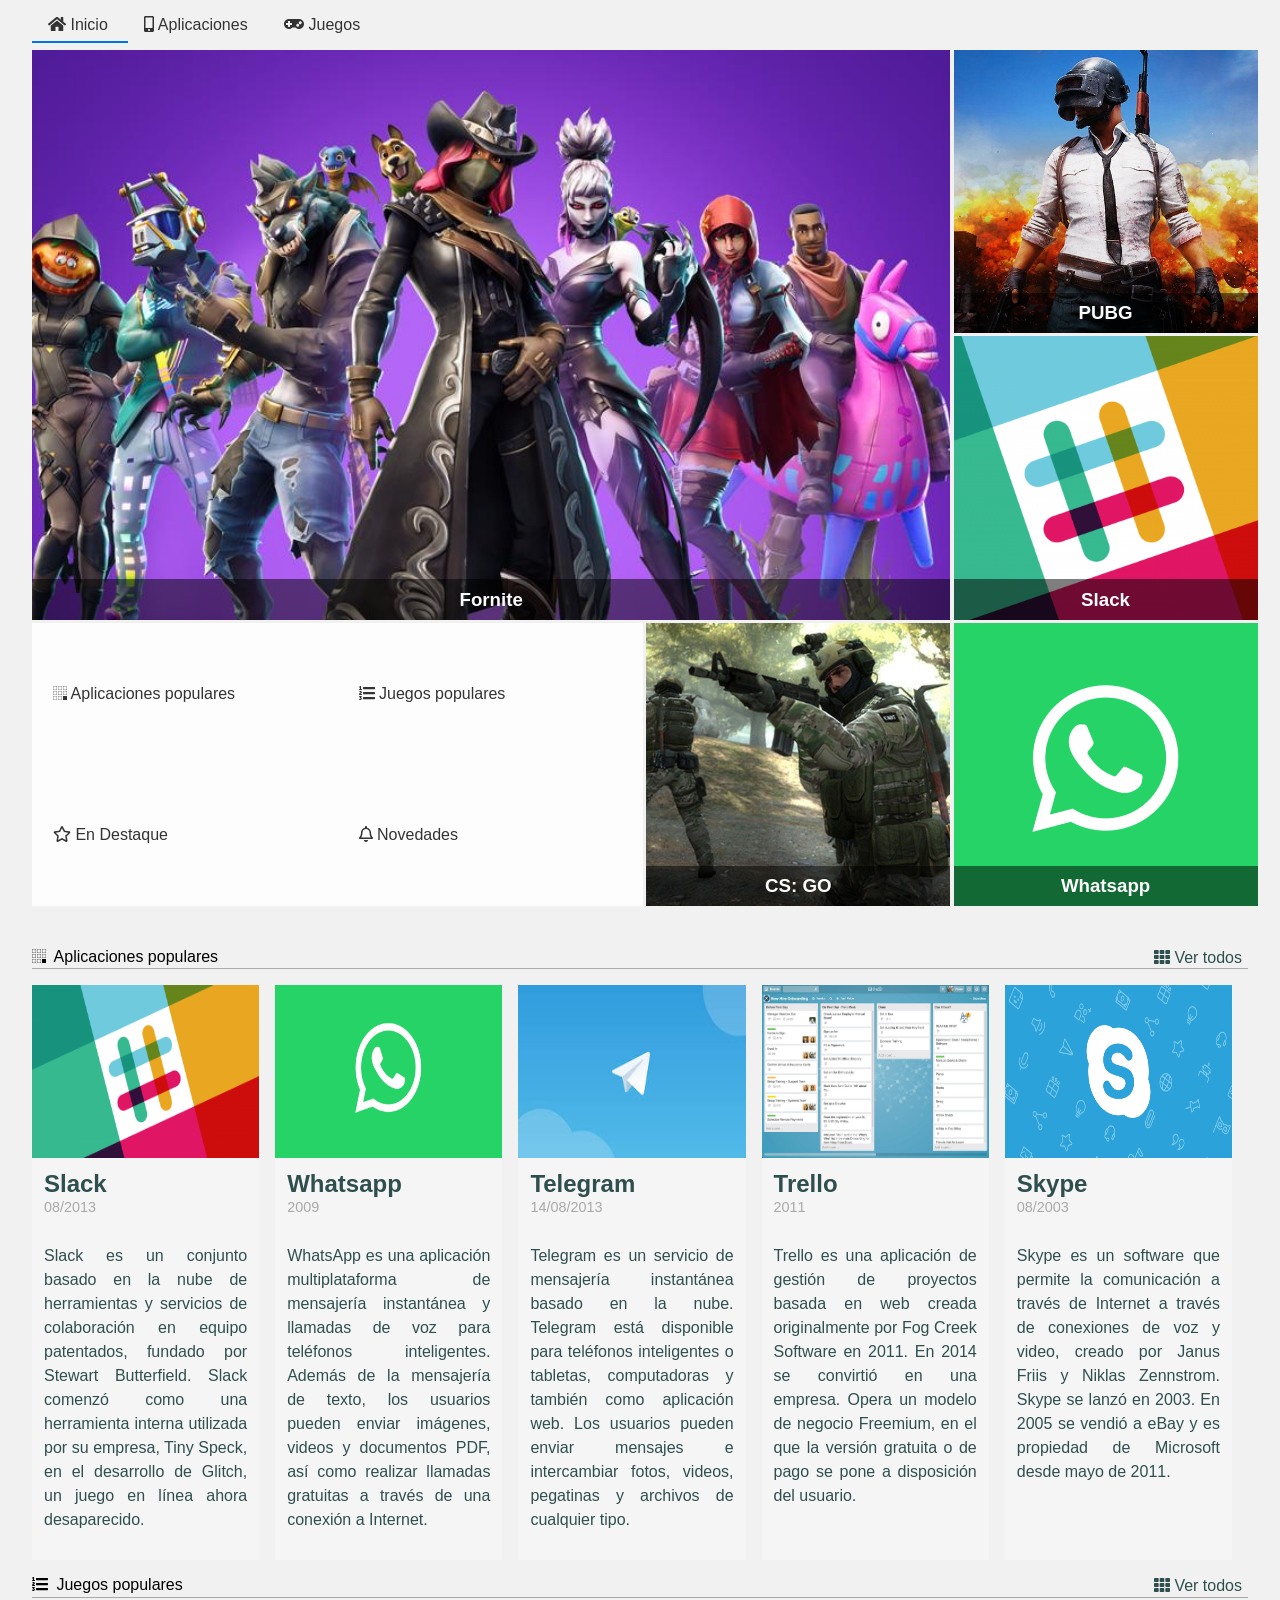
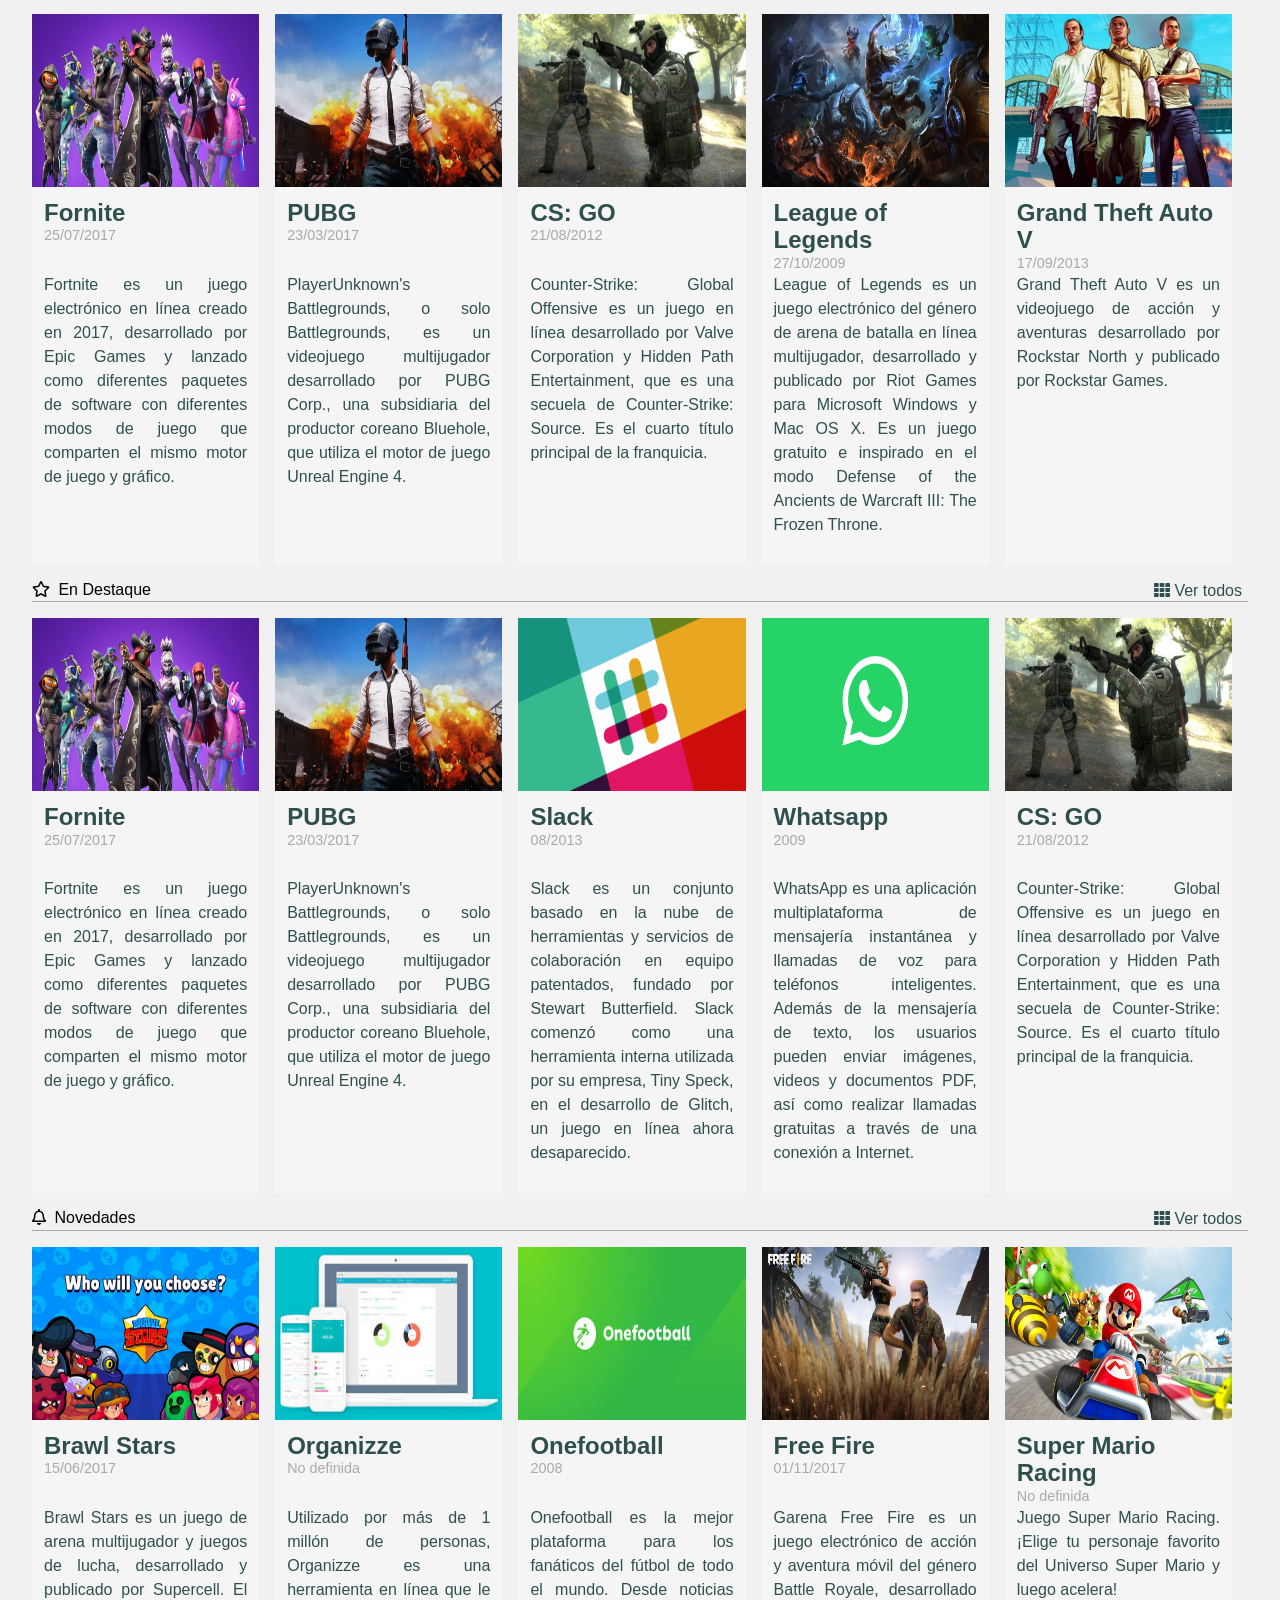
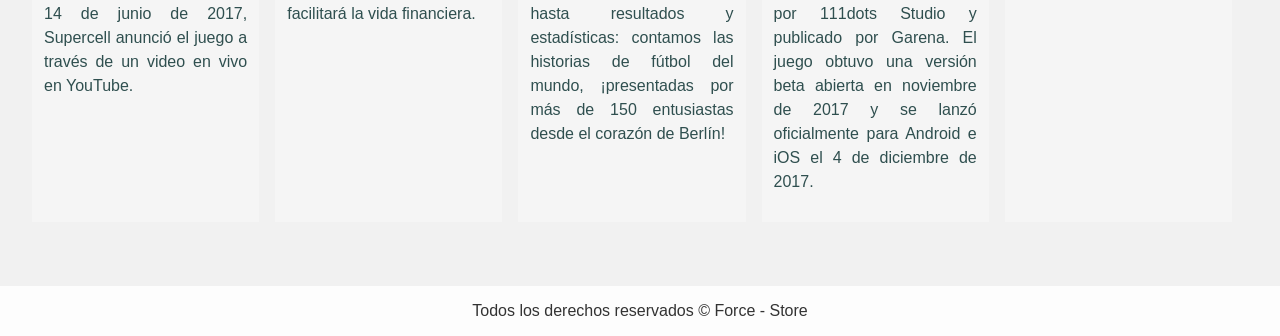
<file: index.html>
<!DOCTYPE html>
<html lang="en">

<head>
    <meta charset="UTF-8">
    <meta name="viewport" content="width=device-width, initial-scale=1.0">
    <meta http-equiv="X-UA-Compatible" content="ie=edge">
    <title>Force - Store | Descargue nuestros aplicativos y juegos</title>
    <link rel="shortcut icon" href="favicon.ico" type="image/x-icon">
    <link href="./assets/css/normalize.css" rel="stylesheet">
    <link href="./assets/css/reset.css" rel="stylesheet">
    <link href="./assets/css/style.css" rel="stylesheet">
    <link href="./assets/css/destacados.css" rel="stylesheet">
    <link href="./assets/css/populares.css" rel="stylesheet">
    <link href="./assets/css/menu.css" rel="stylesheet">
    <link href="./assets/css/responsive.css" rel="stylesheet">



</head>

<body class="app">
    <header class="encabezado">
        <nav class="menu">
            <ul class="menu__lista">
                <li class="menu__item">
                    <a class="menu__link activo" href="#">
                        <i class="fas fa-home"></i>
                        Inicio
                    </a>
                    <a class="menu__link" href="#">
                        <i class="fas fa-mobile-alt"></i>
                        Aplicaciones</a>
                    <a class="menu__link" href="#">
                        <i class="fas fa-gamepad"></i>
                        Juegos
                    </a>
                </li>
            </ul>
        </nav>
    </header>
    <main class="contenido">
        <section class="destaques">
            <div class="destaques__principal box">
                <h3 class="destaques__titulo">Fornite</h3>
            </div>
            <div class="destaques__secundario box">
                <h3 class="destaques__titulo">PUBG</h3>
            </div>
            <div class="destaques__secundario box">
                <h3 class="destaques__titulo">Slack</h3>
            </div>
            <div class="destaques__secundario box">
                <h3 class="destaques__titulo">Whatsapp</h3>
            </div>
            <div class="destaques__secundario box">
                <h3 class="destaques__titulo">CS: GO</h3>
            </div>
            <div class="destaques__categorias">
                <ul class="destaques__categorias___lista">
                    <li class="destaques__categorias___item">
                        <a class="destaques__categorias___link" href="#">
                            <i class="destaques__categorias___icon fab fa-buromobelexperte"></i>
                            Aplicaciones populares
                        </a>
                    </li>
                    <li class="destaques__categorias___item">
                        <a class="destaques__categorias___link" href="#">
                            <i class="fas fa-list-ol"></i>
                            Juegos populares
                        </a>
                    </li>
                    <li class="destaques__categorias___item">
                        <a class="destaques__categorias___link" href="#">
                            <i class="far fa-star"></i>
                            En Destaque
                        </a>
                    </li>
                    <li class="destaques__categorias___item">
                        <a class="destaques__categorias___link" href="#">
                            <i class="far fa-bell"></i>
                            Novedades
                        </a>
                    </li>
                </ul>
            </div>
        </section>
        <section class="populares">
            <div class="populares__items">
                <div class="populares__info">
                    <div class="populares__header">
                        <h4 class="populares__titulo">
                            <i class="populares__icon fab fa-buromobelexperte"></i>
                            Aplicaciones populares
                        </h4>
                        <button class="populares__boton">
                            <i class="fas fa-th"></i>
                            Ver todos
                        </button>
                    </div>
                </div>
                <div class="populares__contenido">
                    <div class="populares__card">
                        <img class="populares__card___imagen" src="./assets/img/slack.png"></img>
                        <div class="populares__card___base">
                            <div class="populares__card___header">
                                <h5 class="populares__card___titulo">Slack</h5>
                                <time class="populares__card___data" datetime="2013-08-01">08/2013</time>
                            </div>
                            <div class="populares__card___descripcion">
                                Slack es un conjunto basado en la nube de herramientas y servicios de colaboración en
                                equipo patentados, fundado por Stewart Butterfield. Slack comenzó como una herramienta
                                interna utilizada por su empresa, Tiny Speck, en el desarrollo de Glitch, un juego en
                                línea ahora desaparecido. </div>
                        </div>
                    </div>
                    <div class="populares__card">
                        <img class="populares__card___imagen" src="./assets/img/whatsapp.png"></img>
                        <div class="populares__card___base">
                            <div class="populares__card___header">
                                <h5 class="populares__card___titulo">Whatsapp</h5>
                                <time class="populares__card___data" datetime="20090-01-01">2009</time>
                            </div>
                            <div class="populares__card___descripcion">
                                WhatsApp es una aplicación multiplataforma de mensajería instantánea y llamadas de voz
                                para teléfonos inteligentes. Además de la mensajería de texto, los usuarios pueden
                                enviar imágenes, videos y documentos PDF, así como realizar llamadas gratuitas a través
                                de una conexión a Internet. </div>
                        </div>
                    </div>
                    <div class="populares__card">
                        <img class="populares__card___imagen" src="./assets/img/telegram.jpeg"></img>
                        <div class="populares__card___base">
                            <div class="populares__card___header">
                                <h5 class="populares__card___titulo">Telegram</h5>
                                <time class="populares__card___data" datetime="2013-08-14">14/08/2013</time>
                            </div>
                            <div class="populares__card___descripcion">
                                Telegram es un servicio de mensajería instantánea basado en la nube. Telegram está
                                disponible para teléfonos inteligentes o tabletas, computadoras y también como
                                aplicación web. Los usuarios pueden enviar mensajes e intercambiar fotos, videos,
                                pegatinas y archivos de cualquier tipo. </div>
                        </div>
                    </div>
                    <div class="populares__card">
                        <img class="populares__card___imagen" src="./assets/img/trello.jpg"></img>
                        <div class="populares__card___base">
                            <div class="populares__card___header">
                                <h5 class="populares__card___titulo">Trello</h5>
                                <time class="populares__card___data" datetime="2011-01-01">2011</time>
                            </div>
                            <div class="populares__card___descripcion">
                                Trello es una aplicación de gestión de proyectos basada en web creada originalmente por
                                Fog Creek Software en 2011. En 2014 se convirtió en una empresa. Opera un modelo de
                                negocio Freemium, en el que la versión gratuita o de pago se pone a disposición del
                                usuario. </div>
                        </div>
                    </div>
                    <div class="populares__card">
                        <img class="populares__card___imagen" src="./assets/img/skype.png"></img>
                        <div class="populares__card___base">
                            <div class="populares__card___header">
                                <h5 class="populares__card___titulo">Skype</h5>
                                <time class="populares__card___data" datetime="2003-08-01">08/2003</time>
                            </div>
                            <div class="populares__card___descripcion">
                                Skype es un software que permite la comunicación a través de Internet a través de
                                conexiones de voz y video, creado por Janus Friis y Niklas Zennstrom. Skype se lanzó en
                                2003. En 2005 se vendió a eBay y es propiedad de Microsoft desde mayo de 2011. </div>
                        </div>
                    </div>
                </div>
            </div>
            <div class="populares__items">
                <div class="populares__info">
                    <div class="populares__header">
                        <h4 class="populares__titulo">
                            <i class="populares__icon fas fa-list-ol"></i>
                            Juegos populares
                        </h4>
                        <button class="populares__boton">
                            <i class="fas fa-th"></i>
                            Ver todos
                        </button>
                    </div>
                </div>
                <div class="populares__contenido">
                    <div class="populares__card">
                        <img class="populares__card___imagen" src="./assets/img/fortnite.jpg"></img>
                        <div class="populares__card___base">
                            <div class="populares__card___header">
                                <h5 class="populares__card___titulo">Fornite</h5>
                                <time class="populares__card___data" datetime="2017-07-25">25/07/2017</time>
                            </div>
                            <div class="populares__card___descripcion">
                                Fortnite es un juego electrónico en línea creado en 2017, desarrollado por Epic Games y
                                lanzado como diferentes paquetes de software con diferentes modos de juego que comparten
                                el mismo motor de juego y gráfico. </div>
                        </div>
                    </div>
                    <div class="populares__card">
                        <img class="populares__card___imagen" src="./assets/img/pubg.jpg"></img>
                        <div class="populares__card___base">
                            <div class="populares__card___header">
                                <h5 class="populares__card___titulo">PUBG</h5>
                                <time class="populares__card___data" datetime="2017-03-23">23/03/2017</time>
                            </div>
                            <div class="populares__card___descripcion">
                                PlayerUnknown's Battlegrounds, o solo Battlegrounds, es un videojuego multijugador
                                desarrollado por PUBG Corp., una subsidiaria del productor coreano Bluehole, que utiliza
                                el motor de juego Unreal Engine 4. </div>
                        </div>
                    </div>
                    <div class="populares__card">
                        <img class="populares__card___imagen" src="./assets/img/cs-go.jpg"></img>
                        <div class="populares__card___base">
                            <div class="populares__card___header">
                                <h5 class="populares__card___titulo">CS: GO</h5>
                                <time class="populares__card___data" datetime="2012-08-21">21/08/2012</time>
                            </div>
                            <div class="populares__card___descripcion">
                                Counter-Strike: Global Offensive es un juego en línea desarrollado por Valve Corporation
                                y Hidden Path Entertainment, que es una secuela de Counter-Strike: Source. Es el cuarto
                                título principal de la franquicia. </div>
                        </div>
                    </div>
                    <div class="populares__card">
                        <img class="populares__card___imagen" src="./assets/img/lol.jpg"></img>
                        <div class="populares__card___base">
                            <div class="populares__card___header">
                                <h5 class="populares__card___titulo">League of Legends</h5>
                                <time class="populares__card___data" datetime="2009-10-27">27/10/2009</time>
                            </div>
                            <div class="populares__card___descripcion">
                                League of Legends es un juego electrónico del género de arena de batalla en línea
                                multijugador, desarrollado y publicado por Riot Games para Microsoft Windows y Mac OS X.
                                Es un juego gratuito e inspirado en el modo Defense of the Ancients de Warcraft III: The
                                Frozen Throne. </div>
                        </div>
                    </div>
                    <div class="populares__card">
                        <img class="populares__card___imagen" src="./assets/img/gta-v.jpg"></img>
                        <div class="populares__card___base">
                            <div class="populares__card___header">
                                <h5 class="populares__card___titulo">Grand Theft Auto V</h5>
                                <time class="populares__card___data" datetime="2013-09-17">17/09/2013</time>
                            </div>
                            <div class="populares__card___descripcion">
                                Grand Theft Auto V es un videojuego de acción y aventuras desarrollado por Rockstar
                                North y publicado por Rockstar Games. </div>
                        </div>
                    </div>
                </div>
            </div>
            <div class="populares__items">
                <div class="populares__info">
                    <div class="populares__header">
                        <h4 class="populares__titulo">
                            <i class="populares__icon far fa-star"></i>
                            En Destaque
                        </h4>
                        <button class="populares__boton">
                            <i class="fas fa-th"></i>
                            Ver todos
                        </button>
                    </div>
                </div>
                <div class="populares__contenido">
                    <div class="populares__card">
                        <img class="populares__card___imagen" src="./assets/img/fortnite.jpg"></img>
                        <div class="populares__card___base">
                            <div class="populares__card___header">
                                <h5 class="populares__card___titulo">Fornite</h5>
                                <time class="populares__card___data" datetime="2017-07-25">25/07/2017</time>
                            </div>
                            <div class="populares__card___descripcion">
                                Fortnite es un juego electrónico en línea creado en 2017, desarrollado por Epic Games y
                                lanzado como diferentes paquetes de software con diferentes modos de juego que comparten
                                el mismo motor de juego y gráfico. </div>
                        </div>
                    </div>
                    <div class="populares__card">
                        <img class="populares__card___imagen" src="./assets/img/pubg.jpg"></img>
                        <div class="populares__card___base">
                            <div class="populares__card___header">
                                <h5 class="populares__card___titulo">PUBG</h5>
                                <time class="populares__card___data" datetime="2017-03-23">23/03/2017</time>
                            </div>
                            <div class="populares__card___descripcion">
                                PlayerUnknown's Battlegrounds, o solo Battlegrounds, es un videojuego multijugador
                                desarrollado por PUBG Corp., una subsidiaria del productor coreano Bluehole, que utiliza
                                el motor de juego Unreal Engine 4. </div>
                        </div>
                    </div>
                    <div class="populares__card">
                        <img class="populares__card___imagen" src="./assets/img/slack.png"></img>
                        <div class="populares__card___base">
                            <div class="populares__card___header">
                                <h5 class="populares__card___titulo">Slack</h5>
                                <time class="populares__card___data" datetime="2013-08-01">08/2013</time>
                            </div>
                            <div class="populares__card___descripcion">
                                Slack es un conjunto basado en la nube de herramientas y servicios de colaboración en
                                equipo patentados, fundado por Stewart Butterfield. Slack comenzó como una herramienta
                                interna utilizada por su empresa, Tiny Speck, en el desarrollo de Glitch, un juego en
                                línea ahora desaparecido. </div>
                        </div>
                    </div>
                    <div class="populares__card">
                        <img class="populares__card___imagen" src="./assets/img/whatsapp.png"></img>
                        <div class="populares__card___base">
                            <div class="populares__card___header">
                                <h5 class="populares__card___titulo">Whatsapp</h5>
                                <time class="populares__card___data" datetime="20090-01-01">2009</time>
                            </div>
                            <div class="populares__card___descripcion">
                                WhatsApp es una aplicación multiplataforma de mensajería instantánea y llamadas de voz
                                para teléfonos inteligentes. Además de la mensajería de texto, los usuarios pueden
                                enviar imágenes, videos y documentos PDF, así como realizar llamadas gratuitas a través
                                de una conexión a Internet. </div>
                        </div>
                    </div>
                    <div class="populares__card">
                        <img class="populares__card___imagen" src="./assets/img/cs-go.jpg"></img>
                        <div class="populares__card___base">
                            <div class="populares__card___header">
                                <h5 class="populares__card___titulo">CS: GO</h5>
                                <time class="populares__card___data" datetime="2012-08-21">21/08/2012</time>
                            </div>
                            <div class="populares__card___descripcion">
                                Counter-Strike: Global Offensive es un juego en línea desarrollado por Valve Corporation
                                y Hidden Path Entertainment, que es una secuela de Counter-Strike: Source. Es el cuarto
                                título principal de la franquicia. </div>
                        </div>
                    </div>
                </div>
            </div>
            <div class="populares__items">
                <div class="populares__info">
                    <div class="populares__header">
                        <h4 class="populares__titulo">
                            <i class="populares__icon far fa-bell"></i>
                            Novedades
                        </h4>
                        <button class="populares__boton">
                            <i class="fas fa-th"></i>
                            Ver todos
                        </button>
                    </div>
                </div>
                <div class="populares__contenido">
                    <div class="populares__card">
                        <img class="populares__card___imagen" src="./assets/img/brawl-stars.jpg"></img>
                        <div class="populares__card___base">
                            <div class="populares__card___header">
                                <h5 class="populares__card___titulo">Brawl Stars</h5>
                                <time class="populares__card___data" datetime="2017-06-15">15/06/2017</time>
                            </div>
                            <div class="populares__card___descripcion">
                                Brawl Stars es un juego de arena multijugador y juegos de lucha, desarrollado y
                                publicado por Supercell. El 14 de junio de 2017, Supercell anunció el juego a través de
                                un video en vivo en YouTube. </div>
                        </div>
                    </div>
                    <div class="populares__card">
                        <img class="populares__card___imagen" src="./assets/img/organizze.jpeg"></img>
                        <div class="populares__card___base">
                            <div class="populares__card___header">
                                <h5 class="populares__card___titulo">Organizze</h5>
                                <time class="populares__card___data" datetime="">No definida</time>
                            </div>
                            <div class="populares__card___descripcion">
                                Utilizado por más de 1 millón de personas, Organizze es una herramienta en línea que le
                                facilitará la vida financiera. </div>
                        </div>
                    </div>
                    <div class="populares__card">
                        <img class="populares__card___imagen" src="./assets/img/onefotball.jpeg"></img>
                        <div class="populares__card___base">
                            <div class="populares__card___header">
                                <h5 class="populares__card___titulo">Onefootball</h5>
                                <time class="populares__card___data" datetime="2008-01-01">2008</time>
                            </div>
                            <div class="populares__card___descripcion">
                                Onefootball es la mejor plataforma para los fanáticos del fútbol de todo el mundo. Desde
                                noticias hasta resultados y estadísticas: contamos las historias de fútbol del mundo,
                                ¡presentadas por más de 150 entusiastas desde el corazón de Berlín! </div>
                        </div>
                    </div>
                    <div class="populares__card">
                        <img class="populares__card___imagen" src="./assets/img/free-fire.jpg"></img>
                        <div class="populares__card___base">
                            <div class="populares__card___header">
                                <h5 class="populares__card___titulo">Free Fire</h5>
                                <time class="populares__card___data" datetime="2017-11-01">01/11/2017</time>
                            </div>
                            <div class="populares__card___descripcion">
                                Garena Free Fire es un juego electrónico de acción y aventura móvil del género Battle
                                Royale, desarrollado por 111dots Studio y publicado por Garena. El juego obtuvo una
                                versión beta abierta en noviembre de 2017 y se lanzó oficialmente para Android e iOS el
                                4 de diciembre de 2017. </div>
                        </div>
                    </div>
                    <div class="populares__card">
                        <img class="populares__card___imagen" src="./assets/img/mario-kart.jpg"></img>
                        <div class="populares__card___base">
                            <div class="populares__card___header">
                                <h5 class="populares__card___titulo">Super Mario Racing</h5>
                                <time class="populares__card___data" datetime="">No definida</time>
                            </div>
                            <div class="populares__card___descripcion">
                                Juego Super Mario Racing. ¡Elige tu personaje favorito del Universo Super Mario y luego
                                acelera! </div>
                        </div>
                    </div>
                </div>
            </div>
        </section>
    </main>
    <footer class="rodapie">Todos los derechos reservados &copy; Force - Store </footer>
    <script src="./assets/js/fontawesome.all.min.js"></script>
</body>

</html>
</file>
<file: assets/css/style.css>
.app {
  background: #f1f1f1;
  display: grid;
  font-family: Arial, Helvetica, sans-serif;
  grid-template-areas:
    "header"
    "contenido"
    "footer";
  grid-template-columns: auto;
  grid-template-rows: 50px auto auto;
}

.encabezado {
  align-items: center;
  display: flex;
  grid-area: header;
  padding: 0 2rem;
  background: #f1f1f1;
}
.contenido {
  grid-area: contenido;
  padding: 0 2rem;
}

.rodapie {
  background: #fdfdfd;
  color: #333333;
  grid-area: footer;
  padding: 1rem;
  text-align: center;
}
</file>
<file: assets/css/destacados.css>
.box {
  align-items: flex-end;
  display: flex;
  justify-content: center;
}

.destaques {
  display: grid;
  grid-gap: .2rem;
  grid-template-columns: 25% 25% 25% 25%;
  grid-template-rows: 33.33% 33.33% 33.33%;
  height: calc(100vh - 50px);
}

.destaques__titulo {
  background: rgba(0, 0, 0, .5);
  color: #fdfdfd;
  padding: .6rem;
  text-align: center;
  width: 100%;
}

.destaques__principal {
  background: url('../img/fortnite.jpg') center / cover no-repeat;
  grid-column: 1 / 4;
  grid-row: 1 / 3;
}

.destaques__secundario:nth-child(2) {
  background: url('../img/pubg.jpg') center / cover no-repeat;
  grid-column: 4 / 4;
  grid-row: 1 / 1;
}

.destaques__secundario:nth-child(3) {
  background: url('../img/slack.png') center / cover no-repeat;
  grid-column: 4 / 4;
  grid-row: 2 / 2;
}

.destaques__secundario:nth-child(4) {
  background: url('../img/whatsapp.png') center / cover no-repeat;
  grid-column: 4 / 4;
  grid-row: 3 / 3;
}

.destaques__secundario:nth-child(5) {
  background: url('../img/cs-go.jpg') center / cover no-repeat;
  grid-column: 3 / 3;
  grid-row: 3 / 3;
}

.destaques__categorias {
  grid-column: 1 / 3;
  grid-row: 3 / 3;
}

.destaques__categorias___lista {
  display: flex;
  flex-wrap: wrap;
  height: 100%;
  justify-content: space-between; 
}

.destaques__categorias___item {
  align-items: center;
  background: #fdfdfd;
  border-left: 5px solid transparent;
  color: #333333;
  display: flex;
  padding: 1rem;
  width: 50%;
}

.destaques__categorias___link {
  color: inherit;
}
</file>
<file: assets/css/populares.css>
.populares{
    padding: 3rem 0;
}

.populares__contenido{
    display: flex;
    flex-wrap: wrap;
    padding: 1rem 0rem;
}

.populares__card{
    background: whitesmoke;
    display: grid;
    grid-template-areas: 
    "card-imagem"
    "card-corpo";
    grid-template-columns: 100%;
    grid-template-rows: 173px auto;
    margin-right: 1rem;
    width: calc(20% - 1rem);
}

.populares__card___imagen{
    grid-area: card-imagem;
    height: 100%;
    width: 100%;
}

.populares__card:last-child {
    margin-right: 0;
}

.populares__card___base{
    display: grid;
    grid-area: card-corpo;
    grid-row-gap: .5rem;
    grid-template-areas: 
    "card-header"
    "card-contenido";
    grid-template-rows: 50px auto;
    padding: .75rem;
}

.populares__card___titulo{
    color: darkslategrey;
    font-size: 1.5rem;
}

.populares__card___data{
    color: darkgray;
    font-size: .9rem;
}

.populares__card___descripcion{
    color: darkslategrey;
    line-height: 1.5;
    margin: 1rem 0;
    text-align: justify;
}

.populares__titulo{
    font-weight: 500;
}

.populares__icon{
    margin-right: .25rem;
}

.populares__header{
    border-bottom: 1px solid darkgray;
    display: flex;
    justify-content: space-between;
}

.populares__boton{
    background: transparent;
    border: none;
    color: darkslategrey;
}
</file>
<file: assets/css/menu.css>
.menu__link {
    color: #333333;
    padding: .5rem 1rem;
}

.menu__link:hover, .menu__link.activo {
    border-bottom: 2px solid #0073e6;
}
</file>
<file: assets/css/responsive.css>
/* Extra small devices (phones, 600px and down) */
@media only screen and (max-width: 600px) {
  .destaques__secundario:nth-child(2),
  .destaques__secundario:nth-child(3),
  .destaques__secundario:nth-child(4),
  .destaques__secundario:nth-child(5) {
    display: none;
    grid-column: none;
    grid-row: none;
  }
  .destaques__principal,
  .destaques__categorias {
    grid-column: 1 / 5;
  }
  .populares__contenido{
      flex-direction: column;
  }
  .populares__card{
      width: 100%;
      margin-bottom: 3rem;
  }
}

/* Small devices (portrait tablets and large phones, 600px and up) */
@media only screen and (min-width: 600px) {
  
}

/* Medium devices (landscape tablets, 768px and up) */
@media only screen and (min-width: 768px) {
  
}

/* Large devices (laptops/desktops, 992px and up) */
@media only screen and (min-width: 992px) {
  
}

/* Extra large devices (large laptops and desktops, 1200px and up) */
@media only screen and (min-width: 1200px) {
  
}
</file>
